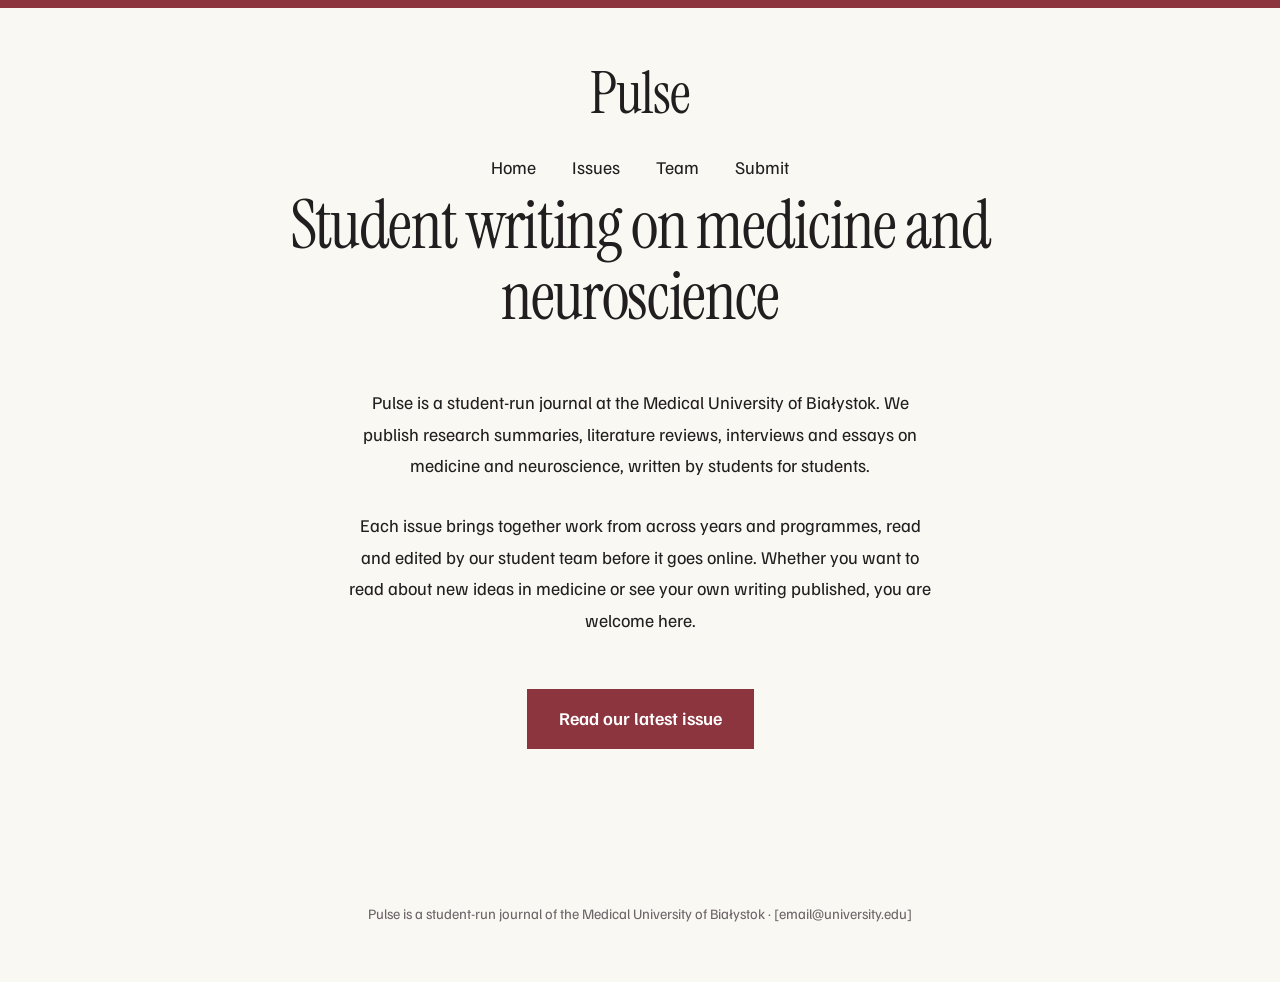
<file: index.html>
<!doctype html><html lang="en"><head><meta charset="utf-8"><meta name="viewport" content="width=device-width,initial-scale=1"><link rel="preconnect" href="https://fonts.googleapis.com"><link rel="preconnect" href="https://fonts.gstatic.com" crossorigin><link href="https://fonts.googleapis.com/css2?family=Familjen+Grotesk:wght@400;600&family=Instrument+Serif&display=swap" rel="stylesheet"><title>Pulse – Student Medical Journal</title><style>:root{--bg:#FAF8F3;--ink:#221E20;--muted:#6b6468;--wine:#8C353F;--pink:#D8B0BC;--navy:#33475A}
*{box-sizing:border-box;margin:0}
body{background:var(--bg);color:var(--ink);font:18px/1.75 "Familjen Grotesk",system-ui,sans-serif;text-align:center}
a{color:inherit;text-decoration:none}
a:focus-visible{outline:3px solid var(--wine);outline-offset:3px}
h1,h2,h3,.mark{font-family:"Instrument Serif",Georgia,serif;font-weight:400;letter-spacing:-.02em;line-height:1.05}
.wrap{max-width:780px;margin:0 auto;padding:0 24px}
header{padding:56px 24px 0;border-top:8px solid var(--wine)}
.mark{display:inline-block;font-size:3.6rem}
nav{margin-top:22px}
nav>a,.dd>a{display:inline-block;margin:0 18px;padding:6px 0}
nav a:hover{color:var(--wine)}
.dd{position:relative;display:inline-block}
.dd ul{display:none;position:absolute;top:100%;left:50%;transform:translateX(-50%);z-index:5;list-style:none;padding:12px 24px;background:var(--bg);border:1px solid #ddd6cc;white-space:nowrap}
.dd:hover ul,.dd:focus-within ul{display:block}
.dd li a{display:block;padding:5px 0}
main{padding:90px 0 20px}
.hero h1{font-size:clamp(2.6rem,7vw,4.2rem);max-width:13em;margin:0 auto 56px}
.lead{max-width:33em;margin:0 auto}
.lead p{margin-bottom:1.6em}
.issue h1{font-size:clamp(2.8rem,9vw,4.8rem)}
.issue p{margin:16px 0 72px;color:var(--wine);font-size:1.2rem}
.entry{margin-bottom:48px}
.entry a{font-weight:600;font-size:1.25rem;line-height:1.4;display:inline-block;max-width:32em}
.entry a:hover{color:var(--wine)}
.entry .by{color:var(--muted);margin-top:4px}
.entry .tag{display:block;color:var(--wine);font-style:italic;font-size:.95rem;margin-bottom:4px}
.text{text-align:left}
.text p{margin-bottom:1.5em}
.btn{display:inline-block;margin-top:24px;padding:14px 32px;background:var(--wine);color:#fff;font-weight:600}
.btn:hover{background:var(--navy)}
footer{margin-top:120px;padding:32px 24px 56px;font-size:.9rem;color:var(--muted)}</style></head><body><header><a class="mark" href="index.html">Pulse</a><nav><a href="index.html">Home</a><span class="dd"><a href="issues.html">Issues</a><ul><li><a href="issues/vol-1-issue-1.html">Vol I, Issue 1</a></li></ul></span><a href="team.html">Team</a><a href="submit.html">Submit</a></nav></header><main class="wrap"><div class="hero"><h1>Student writing on medicine and neuroscience</h1></div><div class="lead">
<p>Pulse is a student-run journal at the Medical University of Białystok. We publish research summaries, literature reviews, interviews and essays on medicine and neuroscience, written by students for students.</p>
<p>Each issue brings together work from across years and programmes, read and edited by our student team before it goes online. Whether you want to read about new ideas in medicine or see your own writing published, you are welcome here.</p>
<a class="btn" href="issues/vol-1-issue-1.html">Read our latest issue</a></div></main><footer>Pulse is a student-run journal of the Medical University of Białystok · [email@university.edu]</footer></body></html>
</file>
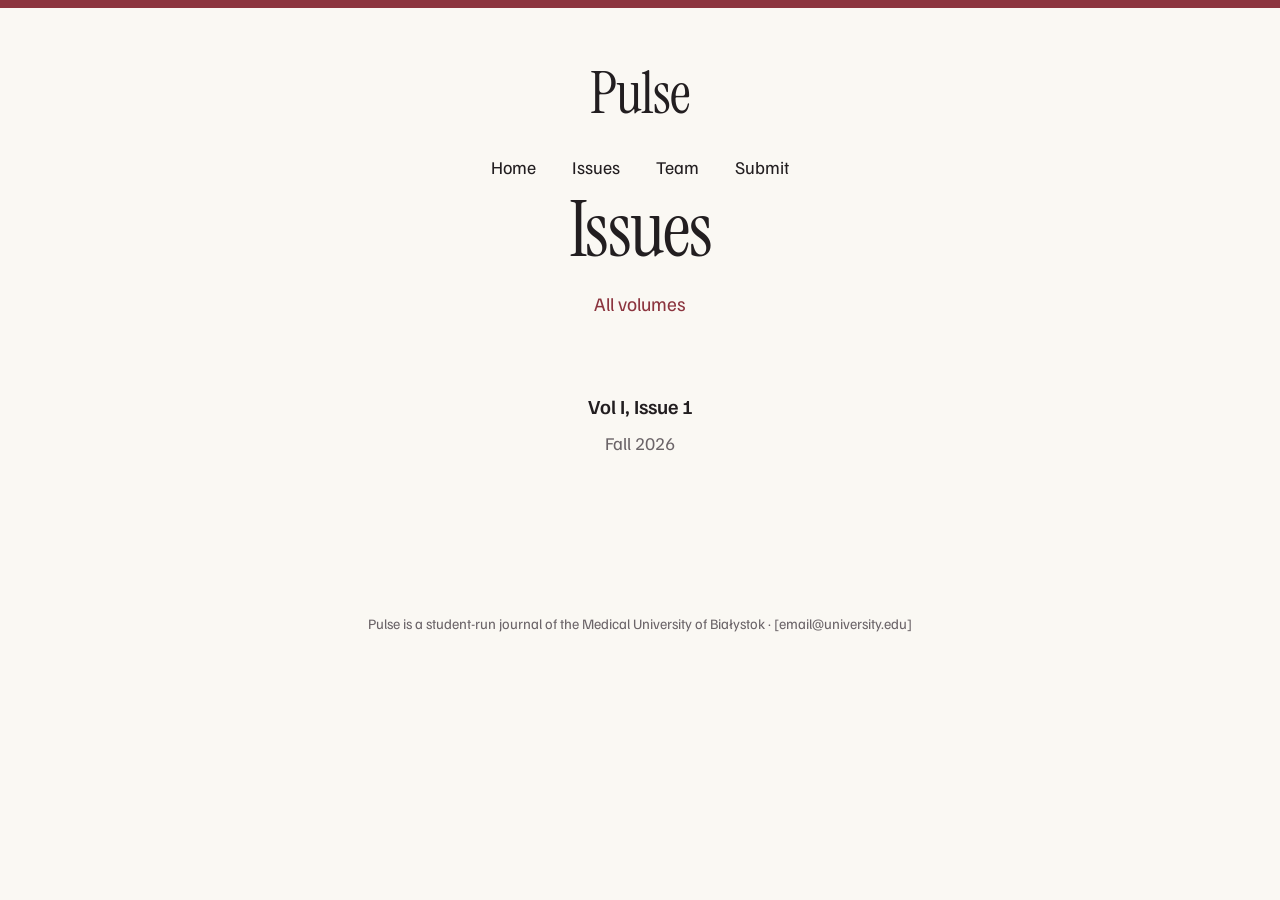
<file: issues.html>
<!doctype html><html lang="en"><head><meta charset="utf-8"><meta name="viewport" content="width=device-width,initial-scale=1"><link rel="preconnect" href="https://fonts.googleapis.com"><link rel="preconnect" href="https://fonts.gstatic.com" crossorigin><link href="https://fonts.googleapis.com/css2?family=Familjen+Grotesk:wght@400;600&family=Instrument+Serif&display=swap" rel="stylesheet"><title>Issues – Pulse</title><style>:root{--bg:#FAF8F3;--ink:#221E20;--muted:#6b6468;--wine:#8C353F;--pink:#D8B0BC;--navy:#33475A}
*{box-sizing:border-box;margin:0}
body{background:var(--bg);color:var(--ink);font:18px/1.75 "Familjen Grotesk",system-ui,sans-serif;text-align:center}
a{color:inherit;text-decoration:none}
a:focus-visible{outline:3px solid var(--wine);outline-offset:3px}
h1,h2,h3,.mark{font-family:"Instrument Serif",Georgia,serif;font-weight:400;letter-spacing:-.02em;line-height:1.05}
.wrap{max-width:780px;margin:0 auto;padding:0 24px}
header{padding:56px 24px 0;border-top:8px solid var(--wine)}
.mark{display:inline-block;font-size:3.6rem}
nav{margin-top:22px}
nav>a,.dd>a{display:inline-block;margin:0 18px;padding:6px 0}
nav a:hover{color:var(--wine)}
.dd{position:relative;display:inline-block}
.dd ul{display:none;position:absolute;top:100%;left:50%;transform:translateX(-50%);z-index:5;list-style:none;padding:12px 24px;background:var(--bg);border:1px solid #ddd6cc;white-space:nowrap}
.dd:hover ul,.dd:focus-within ul{display:block}
.dd li a{display:block;padding:5px 0}
main{padding:90px 0 20px}
.hero h1{font-size:clamp(2.6rem,7vw,4.2rem);max-width:13em;margin:0 auto 56px}
.lead{max-width:33em;margin:0 auto}
.lead p{margin-bottom:1.6em}
.issue h1{font-size:clamp(2.8rem,9vw,4.8rem)}
.issue p{margin:16px 0 72px;color:var(--wine);font-size:1.2rem}
.entry{margin-bottom:48px}
.entry a{font-weight:600;font-size:1.25rem;line-height:1.4;display:inline-block;max-width:32em}
.entry a:hover{color:var(--wine)}
.entry .by{color:var(--muted);margin-top:4px}
.entry .tag{display:block;color:var(--wine);font-style:italic;font-size:.95rem;margin-bottom:4px}
.text{text-align:left}
.text p{margin-bottom:1.5em}
.btn{display:inline-block;margin-top:24px;padding:14px 32px;background:var(--wine);color:#fff;font-weight:600}
.btn:hover{background:var(--navy)}
footer{margin-top:120px;padding:32px 24px 56px;font-size:.9rem;color:var(--muted)}</style></head><body><header><a class="mark" href="index.html">Pulse</a><nav><a href="index.html">Home</a><span class="dd"><a href="issues.html">Issues</a><ul><li><a href="issues/vol-1-issue-1.html">Vol I, Issue 1</a></li></ul></span><a href="team.html">Team</a><a href="submit.html">Submit</a></nav></header><main class="wrap"><div class="issue"><h1>Issues</h1><p>All volumes</p></div><div class="entry"><a href="issues/vol-1-issue-1.html">Vol I, Issue 1</a><div class="by">Fall 2026</div></div></main><footer>Pulse is a student-run journal of the Medical University of Białystok · [email@university.edu]</footer></body></html>
</file>
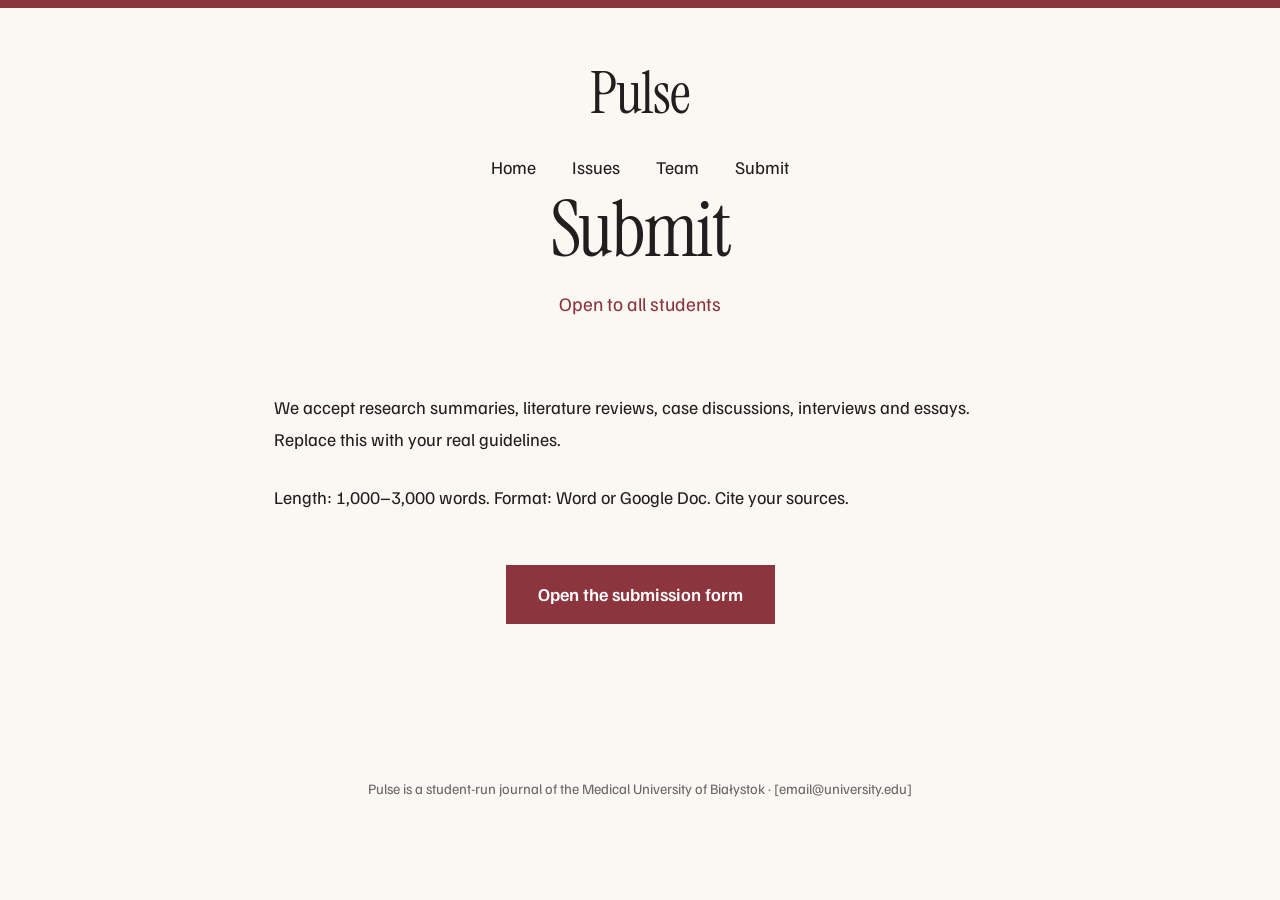
<file: submit.html>
<!doctype html><html lang="en"><head><meta charset="utf-8"><meta name="viewport" content="width=device-width,initial-scale=1"><link rel="preconnect" href="https://fonts.googleapis.com"><link rel="preconnect" href="https://fonts.gstatic.com" crossorigin><link href="https://fonts.googleapis.com/css2?family=Familjen+Grotesk:wght@400;600&family=Instrument+Serif&display=swap" rel="stylesheet"><title>Submit – Pulse</title><style>:root{--bg:#FAF8F3;--ink:#221E20;--muted:#6b6468;--wine:#8C353F;--pink:#D8B0BC;--navy:#33475A}
*{box-sizing:border-box;margin:0}
body{background:var(--bg);color:var(--ink);font:18px/1.75 "Familjen Grotesk",system-ui,sans-serif;text-align:center}
a{color:inherit;text-decoration:none}
a:focus-visible{outline:3px solid var(--wine);outline-offset:3px}
h1,h2,h3,.mark{font-family:"Instrument Serif",Georgia,serif;font-weight:400;letter-spacing:-.02em;line-height:1.05}
.wrap{max-width:780px;margin:0 auto;padding:0 24px}
header{padding:56px 24px 0;border-top:8px solid var(--wine)}
.mark{display:inline-block;font-size:3.6rem}
nav{margin-top:22px}
nav>a,.dd>a{display:inline-block;margin:0 18px;padding:6px 0}
nav a:hover{color:var(--wine)}
.dd{position:relative;display:inline-block}
.dd ul{display:none;position:absolute;top:100%;left:50%;transform:translateX(-50%);z-index:5;list-style:none;padding:12px 24px;background:var(--bg);border:1px solid #ddd6cc;white-space:nowrap}
.dd:hover ul,.dd:focus-within ul{display:block}
.dd li a{display:block;padding:5px 0}
main{padding:90px 0 20px}
.hero h1{font-size:clamp(2.6rem,7vw,4.2rem);max-width:13em;margin:0 auto 56px}
.lead{max-width:33em;margin:0 auto}
.lead p{margin-bottom:1.6em}
.issue h1{font-size:clamp(2.8rem,9vw,4.8rem)}
.issue p{margin:16px 0 72px;color:var(--wine);font-size:1.2rem}
.entry{margin-bottom:48px}
.entry a{font-weight:600;font-size:1.25rem;line-height:1.4;display:inline-block;max-width:32em}
.entry a:hover{color:var(--wine)}
.entry .by{color:var(--muted);margin-top:4px}
.entry .tag{display:block;color:var(--wine);font-style:italic;font-size:.95rem;margin-bottom:4px}
.text{text-align:left}
.text p{margin-bottom:1.5em}
.btn{display:inline-block;margin-top:24px;padding:14px 32px;background:var(--wine);color:#fff;font-weight:600}
.btn:hover{background:var(--navy)}
footer{margin-top:120px;padding:32px 24px 56px;font-size:.9rem;color:var(--muted)}</style></head><body><header><a class="mark" href="index.html">Pulse</a><nav><a href="index.html">Home</a><span class="dd"><a href="issues.html">Issues</a><ul><li><a href="issues/vol-1-issue-1.html">Vol I, Issue 1</a></li></ul></span><a href="team.html">Team</a><a href="submit.html">Submit</a></nav></header><main class="wrap"><div class="issue"><h1>Submit</h1><p>Open to all students</p></div><div class="text"><p>We accept research summaries, literature reviews, case discussions, interviews and essays. Replace this with your real guidelines.</p><p>Length: 1,000–3,000 words. Format: Word or Google Doc. Cite your sources.</p><p style="text-align:center"><a class="btn" href="https://forms.google.com/">Open the submission form</a></p></div></main><footer>Pulse is a student-run journal of the Medical University of Białystok · [email@university.edu]</footer></body></html>
</file>
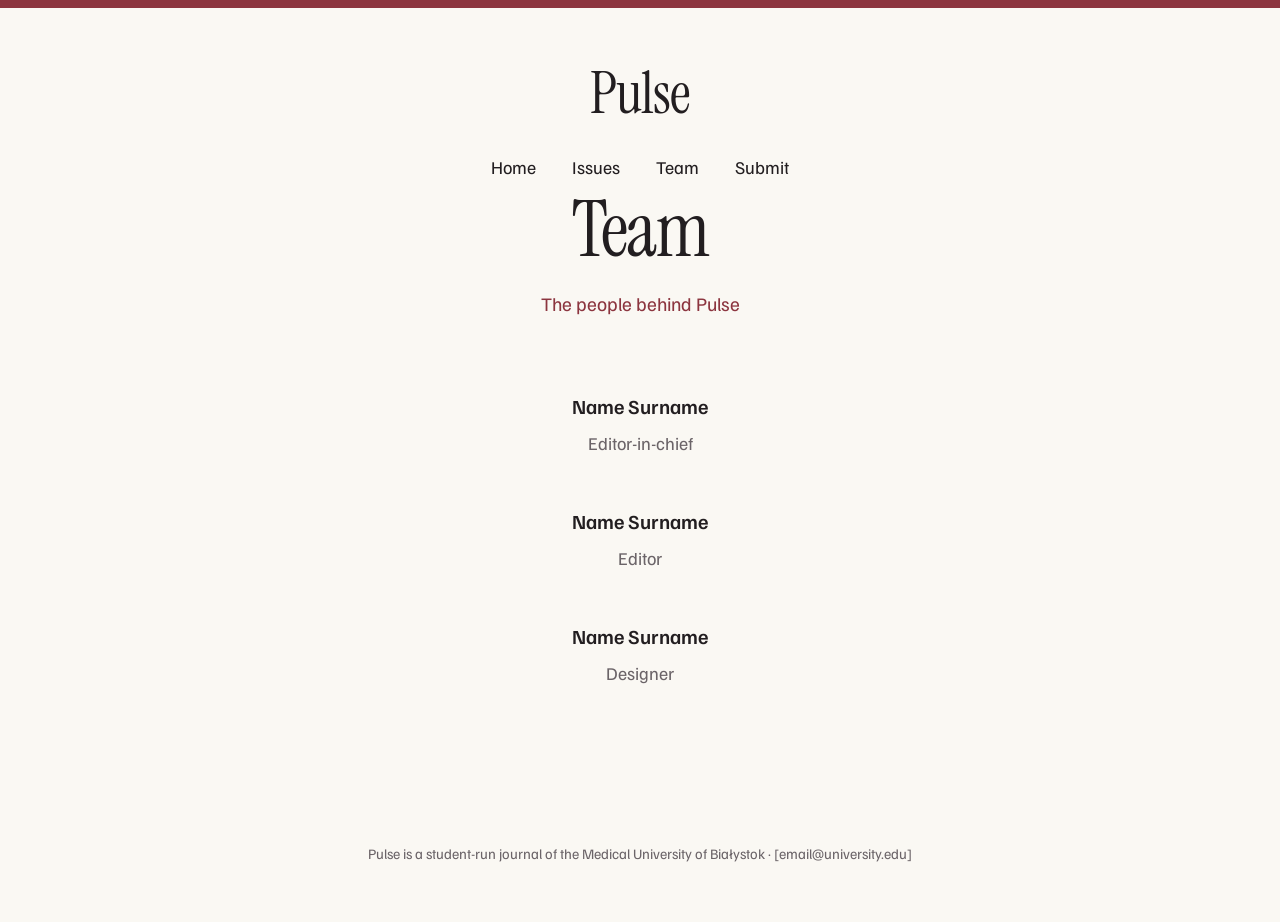
<file: team.html>
<!doctype html><html lang="en"><head><meta charset="utf-8"><meta name="viewport" content="width=device-width,initial-scale=1"><link rel="preconnect" href="https://fonts.googleapis.com"><link rel="preconnect" href="https://fonts.gstatic.com" crossorigin><link href="https://fonts.googleapis.com/css2?family=Familjen+Grotesk:wght@400;600&family=Instrument+Serif&display=swap" rel="stylesheet"><title>Team – Pulse</title><style>:root{--bg:#FAF8F3;--ink:#221E20;--muted:#6b6468;--wine:#8C353F;--pink:#D8B0BC;--navy:#33475A}
*{box-sizing:border-box;margin:0}
body{background:var(--bg);color:var(--ink);font:18px/1.75 "Familjen Grotesk",system-ui,sans-serif;text-align:center}
a{color:inherit;text-decoration:none}
a:focus-visible{outline:3px solid var(--wine);outline-offset:3px}
h1,h2,h3,.mark{font-family:"Instrument Serif",Georgia,serif;font-weight:400;letter-spacing:-.02em;line-height:1.05}
.wrap{max-width:780px;margin:0 auto;padding:0 24px}
header{padding:56px 24px 0;border-top:8px solid var(--wine)}
.mark{display:inline-block;font-size:3.6rem}
nav{margin-top:22px}
nav>a,.dd>a{display:inline-block;margin:0 18px;padding:6px 0}
nav a:hover{color:var(--wine)}
.dd{position:relative;display:inline-block}
.dd ul{display:none;position:absolute;top:100%;left:50%;transform:translateX(-50%);z-index:5;list-style:none;padding:12px 24px;background:var(--bg);border:1px solid #ddd6cc;white-space:nowrap}
.dd:hover ul,.dd:focus-within ul{display:block}
.dd li a{display:block;padding:5px 0}
main{padding:90px 0 20px}
.hero h1{font-size:clamp(2.6rem,7vw,4.2rem);max-width:13em;margin:0 auto 56px}
.lead{max-width:33em;margin:0 auto}
.lead p{margin-bottom:1.6em}
.issue h1{font-size:clamp(2.8rem,9vw,4.8rem)}
.issue p{margin:16px 0 72px;color:var(--wine);font-size:1.2rem}
.entry{margin-bottom:48px}
.entry a{font-weight:600;font-size:1.25rem;line-height:1.4;display:inline-block;max-width:32em}
.entry a:hover{color:var(--wine)}
.entry .by{color:var(--muted);margin-top:4px}
.entry .tag{display:block;color:var(--wine);font-style:italic;font-size:.95rem;margin-bottom:4px}
.text{text-align:left}
.text p{margin-bottom:1.5em}
.btn{display:inline-block;margin-top:24px;padding:14px 32px;background:var(--wine);color:#fff;font-weight:600}
.btn:hover{background:var(--navy)}
footer{margin-top:120px;padding:32px 24px 56px;font-size:.9rem;color:var(--muted)}</style></head><body><header><a class="mark" href="index.html">Pulse</a><nav><a href="index.html">Home</a><span class="dd"><a href="issues.html">Issues</a><ul><li><a href="issues/vol-1-issue-1.html">Vol I, Issue 1</a></li></ul></span><a href="team.html">Team</a><a href="submit.html">Submit</a></nav></header><main class="wrap"><div class="issue"><h1>Team</h1><p>The people behind Pulse</p></div><div class="entry"><a>Name Surname</a><div class="by">Editor-in-chief</div></div><div class="entry"><a>Name Surname</a><div class="by">Editor</div></div><div class="entry"><a>Name Surname</a><div class="by">Designer</div></div></main><footer>Pulse is a student-run journal of the Medical University of Białystok · [email@university.edu]</footer></body></html>
</file>
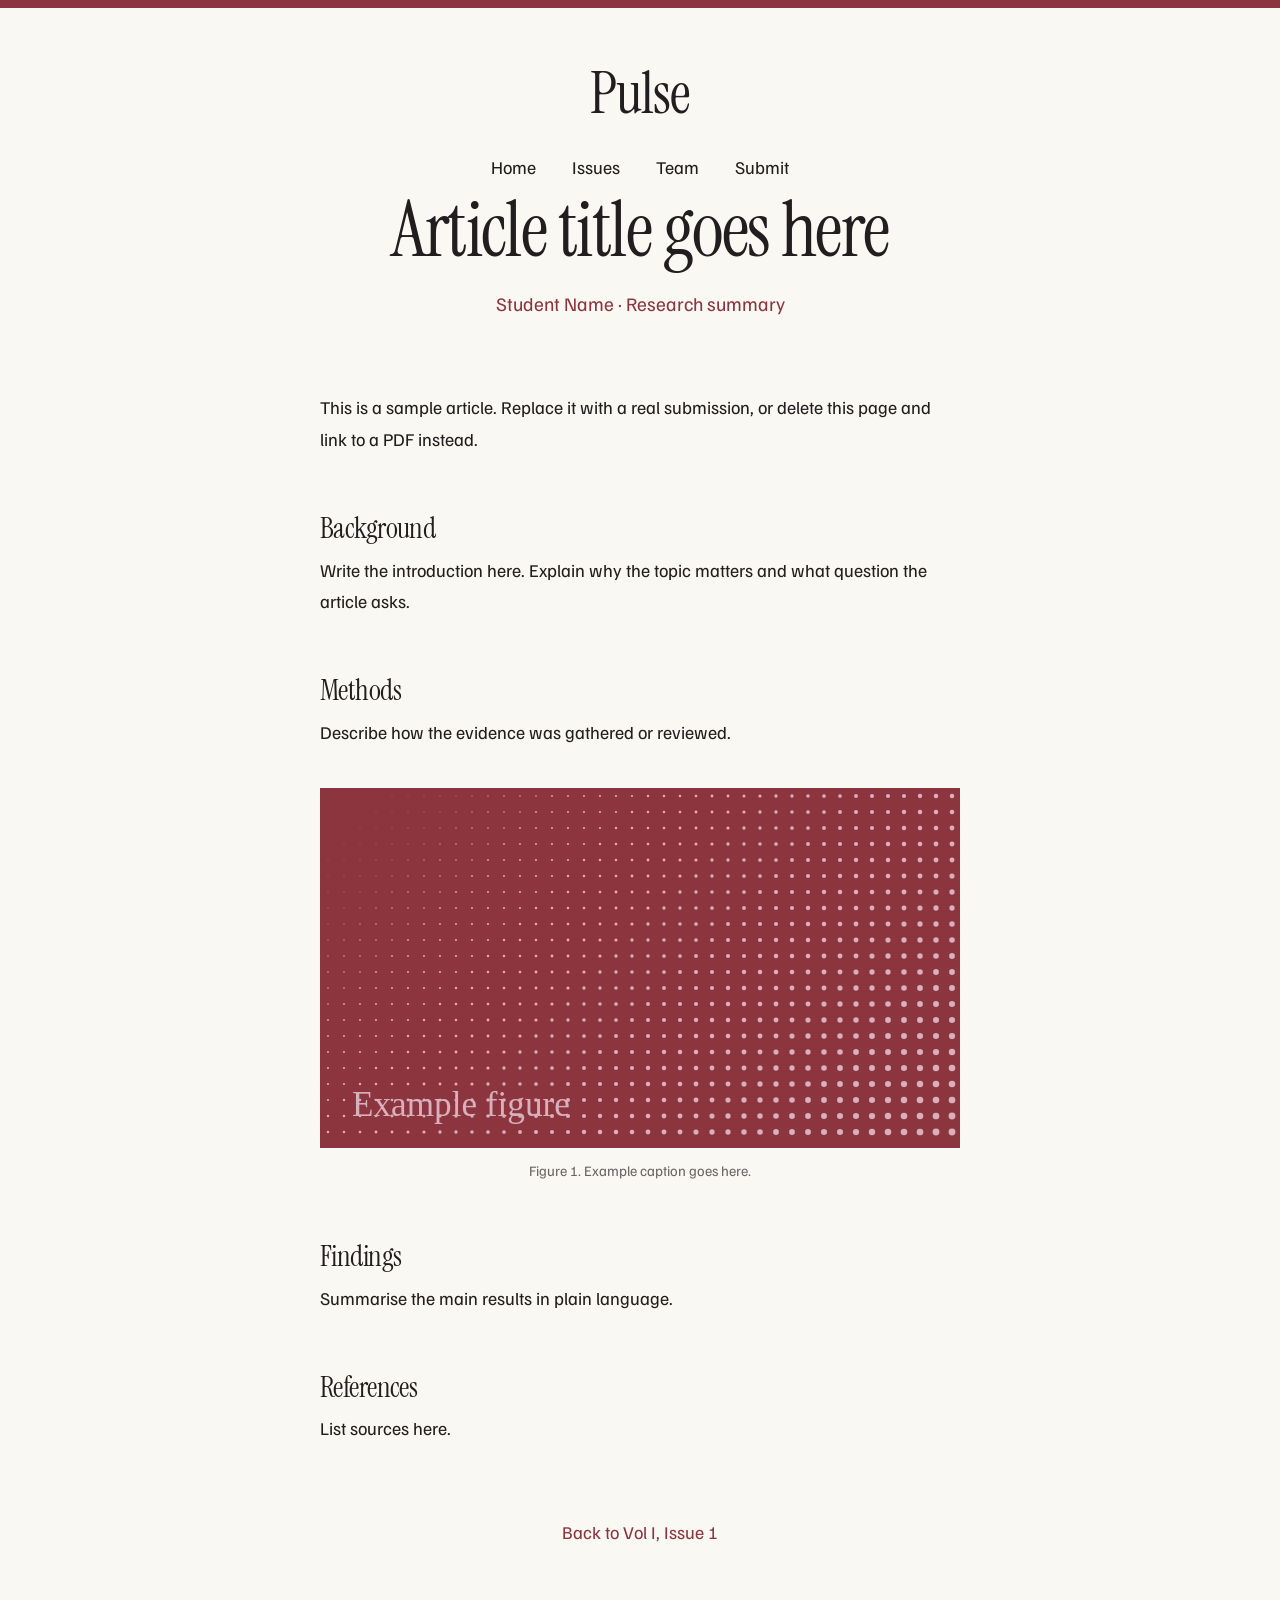
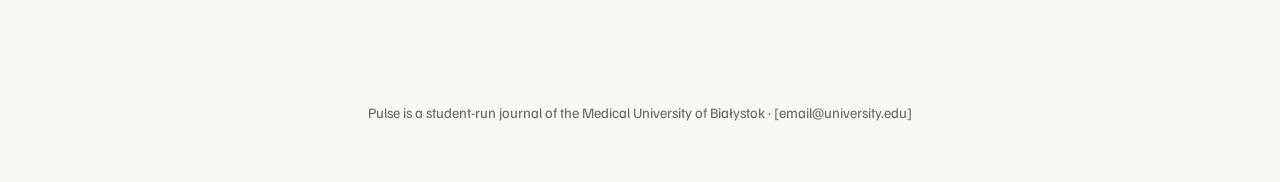
<file: articles/example-article-1.html>
<!doctype html><html lang="en"><head><meta charset="utf-8"><meta name="viewport" content="width=device-width,initial-scale=1"><link rel="preconnect" href="https://fonts.googleapis.com"><link rel="preconnect" href="https://fonts.gstatic.com" crossorigin><link href="https://fonts.googleapis.com/css2?family=Familjen+Grotesk:wght@400;600&family=Instrument+Serif&display=swap" rel="stylesheet"><title>Article title goes here – Pulse</title><style>:root{--bg:#FAF8F3;--ink:#221E20;--muted:#6b6468;--wine:#8C353F;--pink:#D8B0BC;--navy:#33475A}
*{box-sizing:border-box;margin:0}
body{background:var(--bg);color:var(--ink);font:18px/1.75 "Familjen Grotesk",system-ui,sans-serif;text-align:center}
a{color:inherit;text-decoration:none}
a:focus-visible{outline:3px solid var(--wine);outline-offset:3px}
h1,h2,h3,.mark{font-family:"Instrument Serif",Georgia,serif;font-weight:400;letter-spacing:-.02em;line-height:1.05}
.wrap{max-width:780px;margin:0 auto;padding:0 24px}
header{padding:56px 24px 0;border-top:8px solid var(--wine)}
.mark{display:inline-block;font-size:3.6rem}
nav{margin-top:22px}
nav>a,.dd>a{display:inline-block;margin:0 18px;padding:6px 0}
nav a:hover{color:var(--wine)}
.dd{position:relative;display:inline-block}
.dd ul{display:none;position:absolute;top:100%;left:50%;transform:translateX(-50%);z-index:5;list-style:none;padding:12px 24px;background:var(--bg);border:1px solid #ddd6cc;white-space:nowrap}
.dd:hover ul,.dd:focus-within ul{display:block}
.dd li a{display:block;padding:5px 0}
main{padding:90px 0 20px}
.hero h1{font-size:clamp(2.6rem,7vw,4.2rem);max-width:13em;margin:0 auto 56px}
.lead{max-width:33em;margin:0 auto}
.lead p{margin-bottom:1.6em}
.issue h1{font-size:clamp(2.8rem,9vw,4.8rem)}
.issue p{margin:16px 0 72px;color:var(--wine);font-size:1.2rem}
.entry{margin-bottom:48px}
.entry a{font-weight:600;font-size:1.25rem;line-height:1.4;display:inline-block;max-width:32em}
.entry a:hover{color:var(--wine)}
.entry .by{color:var(--muted);margin-top:4px}
.entry .tag{display:block;color:var(--wine);font-style:italic;font-size:.95rem;margin-bottom:4px}
.text{text-align:left}
.text p{margin-bottom:1.5em}
.btn{display:inline-block;margin-top:24px;padding:14px 32px;background:var(--wine);color:#fff;font-weight:600}
.btn:hover{background:var(--navy)}
footer{margin-top:120px;padding:32px 24px 56px;font-size:.9rem;color:var(--muted)}.art{text-align:left;max-width:64ch;margin:0 auto}.art h3{font-size:1.8rem;margin:2em 0 .4em}.art p{margin-bottom:1.5em}figure{margin:2.2em 0}figure img{display:block;max-width:100%;height:auto;margin:0 auto}figcaption{margin-top:10px;font-size:.9rem;color:var(--muted);text-align:center}.back{display:block;margin-top:72px;text-align:center;color:var(--wine)}</style></head><body><header><a class="mark" href="../index.html">Pulse</a><nav><a href="../index.html">Home</a><span class="dd"><a href="../issues.html">Issues</a><ul><li><a href="../issues/vol-1-issue-1.html">Vol I, Issue 1</a></li></ul></span><a href="../team.html">Team</a><a href="../submit.html">Submit</a></nav></header><main class="wrap"><div class="issue"><h1>Article title goes here</h1><p>Student Name · Research summary</p></div><div class="art"><p>This is a sample article. Replace it with a real submission, or delete this page and link to a PDF instead.</p><p><h3>Background</h3>Write the introduction here. Explain why the topic matters and what question the article asks.</p><p><h3>Methods</h3>Describe how the evidence was gathered or reviewed.</p><p><figure><img src="../images/example-figure.svg" alt="Example figure" loading="lazy"><figcaption>Figure 1. Example caption goes here.</figcaption></figure><h3>Findings</h3>Summarise the main results in plain language.</p><p><h3>References</h3>List sources here.</p></div><a class="back" href="../issues/vol-1-issue-1.html">Back to Vol I, Issue 1</a></main><footer>Pulse is a student-run journal of the Medical University of Białystok · [email@university.edu]</footer></body></html>
</file>
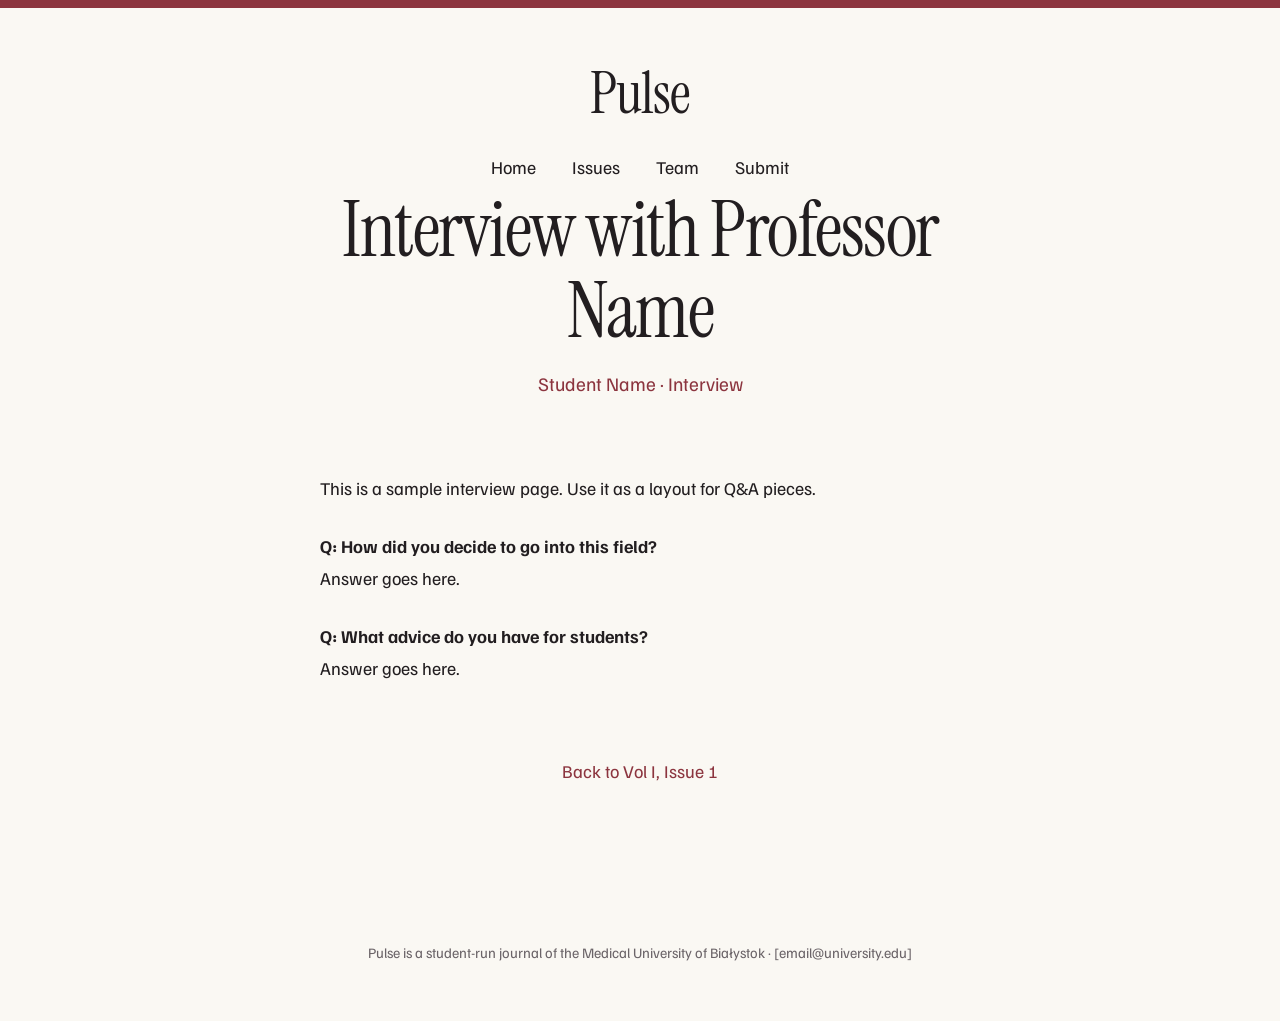
<file: articles/example-article-2.html>
<!doctype html><html lang="en"><head><meta charset="utf-8"><meta name="viewport" content="width=device-width,initial-scale=1"><link rel="preconnect" href="https://fonts.googleapis.com"><link rel="preconnect" href="https://fonts.gstatic.com" crossorigin><link href="https://fonts.googleapis.com/css2?family=Familjen+Grotesk:wght@400;600&family=Instrument+Serif&display=swap" rel="stylesheet"><title>Interview with Professor Name – Pulse</title><style>:root{--bg:#FAF8F3;--ink:#221E20;--muted:#6b6468;--wine:#8C353F;--pink:#D8B0BC;--navy:#33475A}
*{box-sizing:border-box;margin:0}
body{background:var(--bg);color:var(--ink);font:18px/1.75 "Familjen Grotesk",system-ui,sans-serif;text-align:center}
a{color:inherit;text-decoration:none}
a:focus-visible{outline:3px solid var(--wine);outline-offset:3px}
h1,h2,h3,.mark{font-family:"Instrument Serif",Georgia,serif;font-weight:400;letter-spacing:-.02em;line-height:1.05}
.wrap{max-width:780px;margin:0 auto;padding:0 24px}
header{padding:56px 24px 0;border-top:8px solid var(--wine)}
.mark{display:inline-block;font-size:3.6rem}
nav{margin-top:22px}
nav>a,.dd>a{display:inline-block;margin:0 18px;padding:6px 0}
nav a:hover{color:var(--wine)}
.dd{position:relative;display:inline-block}
.dd ul{display:none;position:absolute;top:100%;left:50%;transform:translateX(-50%);z-index:5;list-style:none;padding:12px 24px;background:var(--bg);border:1px solid #ddd6cc;white-space:nowrap}
.dd:hover ul,.dd:focus-within ul{display:block}
.dd li a{display:block;padding:5px 0}
main{padding:90px 0 20px}
.hero h1{font-size:clamp(2.6rem,7vw,4.2rem);max-width:13em;margin:0 auto 56px}
.lead{max-width:33em;margin:0 auto}
.lead p{margin-bottom:1.6em}
.issue h1{font-size:clamp(2.8rem,9vw,4.8rem)}
.issue p{margin:16px 0 72px;color:var(--wine);font-size:1.2rem}
.entry{margin-bottom:48px}
.entry a{font-weight:600;font-size:1.25rem;line-height:1.4;display:inline-block;max-width:32em}
.entry a:hover{color:var(--wine)}
.entry .by{color:var(--muted);margin-top:4px}
.entry .tag{display:block;color:var(--wine);font-style:italic;font-size:.95rem;margin-bottom:4px}
.text{text-align:left}
.text p{margin-bottom:1.5em}
.btn{display:inline-block;margin-top:24px;padding:14px 32px;background:var(--wine);color:#fff;font-weight:600}
.btn:hover{background:var(--navy)}
footer{margin-top:120px;padding:32px 24px 56px;font-size:.9rem;color:var(--muted)}.art{text-align:left;max-width:64ch;margin:0 auto}.art h3{font-size:1.8rem;margin:2em 0 .4em}.art p{margin-bottom:1.5em}figure{margin:2.2em 0}figure img{display:block;max-width:100%;height:auto;margin:0 auto}figcaption{margin-top:10px;font-size:.9rem;color:var(--muted);text-align:center}.back{display:block;margin-top:72px;text-align:center;color:var(--wine)}</style></head><body><header><a class="mark" href="../index.html">Pulse</a><nav><a href="../index.html">Home</a><span class="dd"><a href="../issues.html">Issues</a><ul><li><a href="../issues/vol-1-issue-1.html">Vol I, Issue 1</a></li></ul></span><a href="../team.html">Team</a><a href="../submit.html">Submit</a></nav></header><main class="wrap"><div class="issue"><h1>Interview with Professor Name</h1><p>Student Name · Interview</p></div><div class="art"><p>This is a sample interview page. Use it as a layout for Q&amp;A pieces.</p><p><b>Q: How did you decide to go into this field?</b><br>Answer goes here.</p><p><b>Q: What advice do you have for students?</b><br>Answer goes here.</p></div><a class="back" href="../issues/vol-1-issue-1.html">Back to Vol I, Issue 1</a></main><footer>Pulse is a student-run journal of the Medical University of Białystok · [email@university.edu]</footer></body></html>
</file>
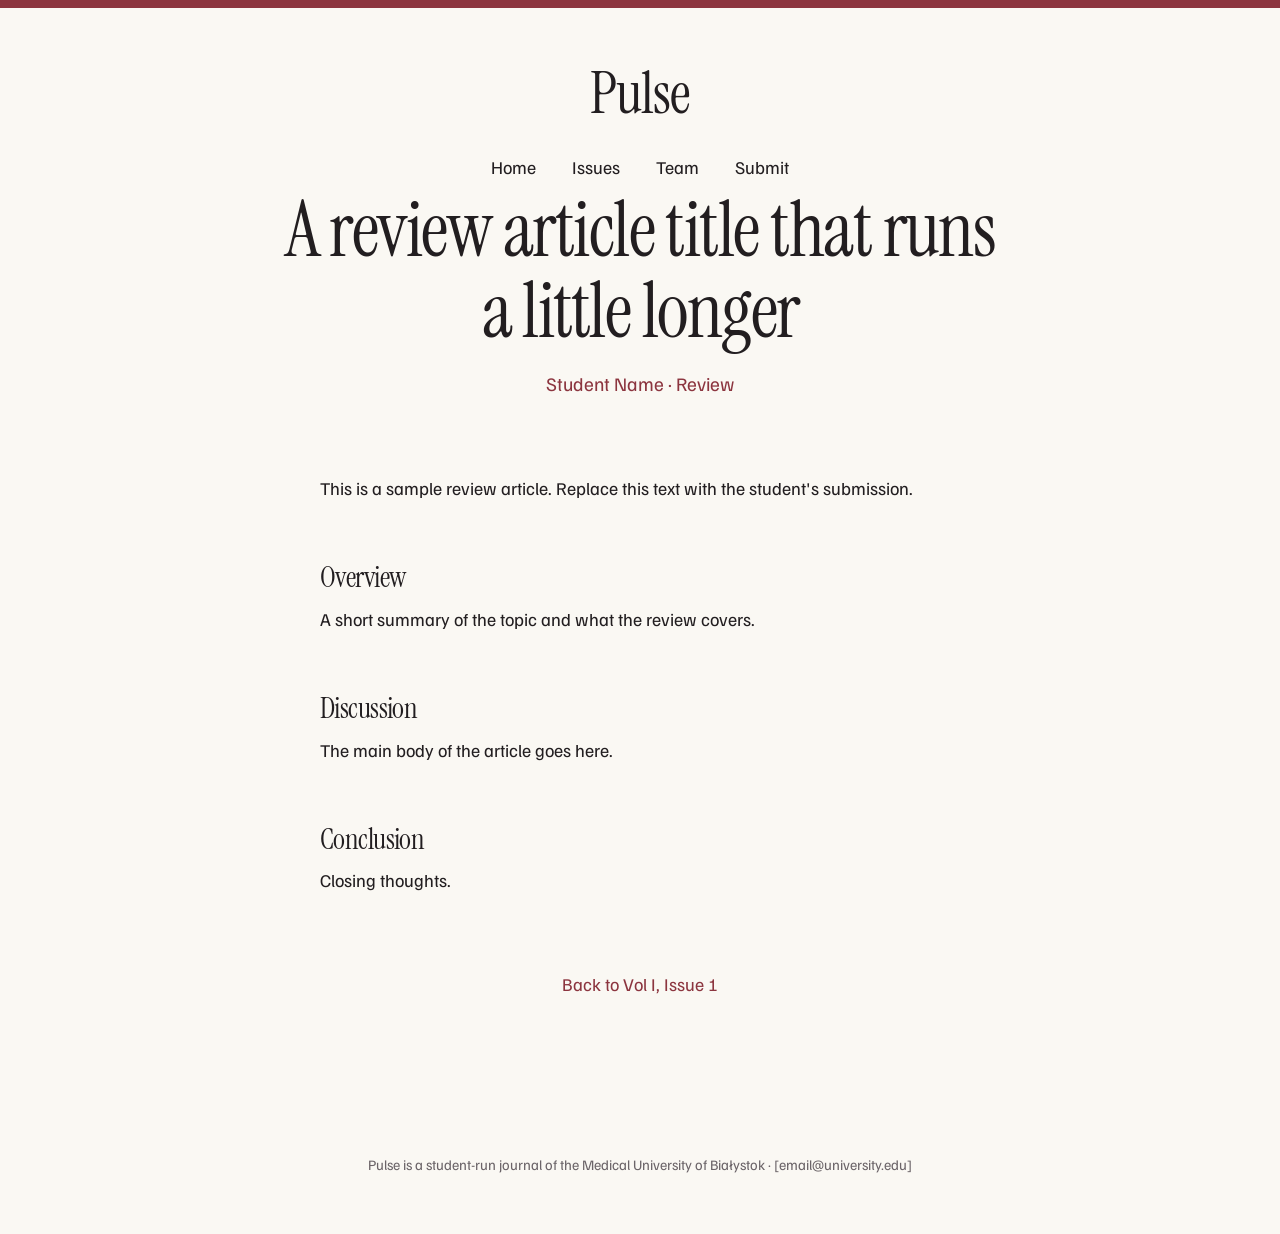
<file: articles/example-article-3.html>
<!doctype html><html lang="en"><head><meta charset="utf-8"><meta name="viewport" content="width=device-width,initial-scale=1"><link rel="preconnect" href="https://fonts.googleapis.com"><link rel="preconnect" href="https://fonts.gstatic.com" crossorigin><link href="https://fonts.googleapis.com/css2?family=Familjen+Grotesk:wght@400;600&family=Instrument+Serif&display=swap" rel="stylesheet"><title>A review article title that runs a little longer – Pulse</title><style>:root{--bg:#FAF8F3;--ink:#221E20;--muted:#6b6468;--wine:#8C353F;--pink:#D8B0BC;--navy:#33475A}
*{box-sizing:border-box;margin:0}
body{background:var(--bg);color:var(--ink);font:18px/1.75 "Familjen Grotesk",system-ui,sans-serif;text-align:center}
a{color:inherit;text-decoration:none}
a:focus-visible{outline:3px solid var(--wine);outline-offset:3px}
h1,h2,h3,.mark{font-family:"Instrument Serif",Georgia,serif;font-weight:400;letter-spacing:-.02em;line-height:1.05}
.wrap{max-width:780px;margin:0 auto;padding:0 24px}
header{padding:56px 24px 0;border-top:8px solid var(--wine)}
.mark{display:inline-block;font-size:3.6rem}
nav{margin-top:22px}
nav>a,.dd>a{display:inline-block;margin:0 18px;padding:6px 0}
nav a:hover{color:var(--wine)}
.dd{position:relative;display:inline-block}
.dd ul{display:none;position:absolute;top:100%;left:50%;transform:translateX(-50%);z-index:5;list-style:none;padding:12px 24px;background:var(--bg);border:1px solid #ddd6cc;white-space:nowrap}
.dd:hover ul,.dd:focus-within ul{display:block}
.dd li a{display:block;padding:5px 0}
main{padding:90px 0 20px}
.hero h1{font-size:clamp(2.6rem,7vw,4.2rem);max-width:13em;margin:0 auto 56px}
.lead{max-width:33em;margin:0 auto}
.lead p{margin-bottom:1.6em}
.issue h1{font-size:clamp(2.8rem,9vw,4.8rem)}
.issue p{margin:16px 0 72px;color:var(--wine);font-size:1.2rem}
.entry{margin-bottom:48px}
.entry a{font-weight:600;font-size:1.25rem;line-height:1.4;display:inline-block;max-width:32em}
.entry a:hover{color:var(--wine)}
.entry .by{color:var(--muted);margin-top:4px}
.entry .tag{display:block;color:var(--wine);font-style:italic;font-size:.95rem;margin-bottom:4px}
.text{text-align:left}
.text p{margin-bottom:1.5em}
.btn{display:inline-block;margin-top:24px;padding:14px 32px;background:var(--wine);color:#fff;font-weight:600}
.btn:hover{background:var(--navy)}
footer{margin-top:120px;padding:32px 24px 56px;font-size:.9rem;color:var(--muted)}.art{text-align:left;max-width:64ch;margin:0 auto}.art h3{font-size:1.8rem;margin:2em 0 .4em}.art p{margin-bottom:1.5em}figure{margin:2.2em 0}figure img{display:block;max-width:100%;height:auto;margin:0 auto}figcaption{margin-top:10px;font-size:.9rem;color:var(--muted);text-align:center}.back{display:block;margin-top:72px;text-align:center;color:var(--wine)}</style></head><body><header><a class="mark" href="../index.html">Pulse</a><nav><a href="../index.html">Home</a><span class="dd"><a href="../issues.html">Issues</a><ul><li><a href="../issues/vol-1-issue-1.html">Vol I, Issue 1</a></li></ul></span><a href="../team.html">Team</a><a href="../submit.html">Submit</a></nav></header><main class="wrap"><div class="issue"><h1>A review article title that runs a little longer</h1><p>Student Name · Review</p></div><div class="art"><p>This is a sample review article. Replace this text with the student's submission.</p><p><h3>Overview</h3>A short summary of the topic and what the review covers.</p><p><h3>Discussion</h3>The main body of the article goes here.</p><p><h3>Conclusion</h3>Closing thoughts.</p></div><a class="back" href="../issues/vol-1-issue-1.html">Back to Vol I, Issue 1</a></main><footer>Pulse is a student-run journal of the Medical University of Białystok · [email@university.edu]</footer></body></html>
</file>
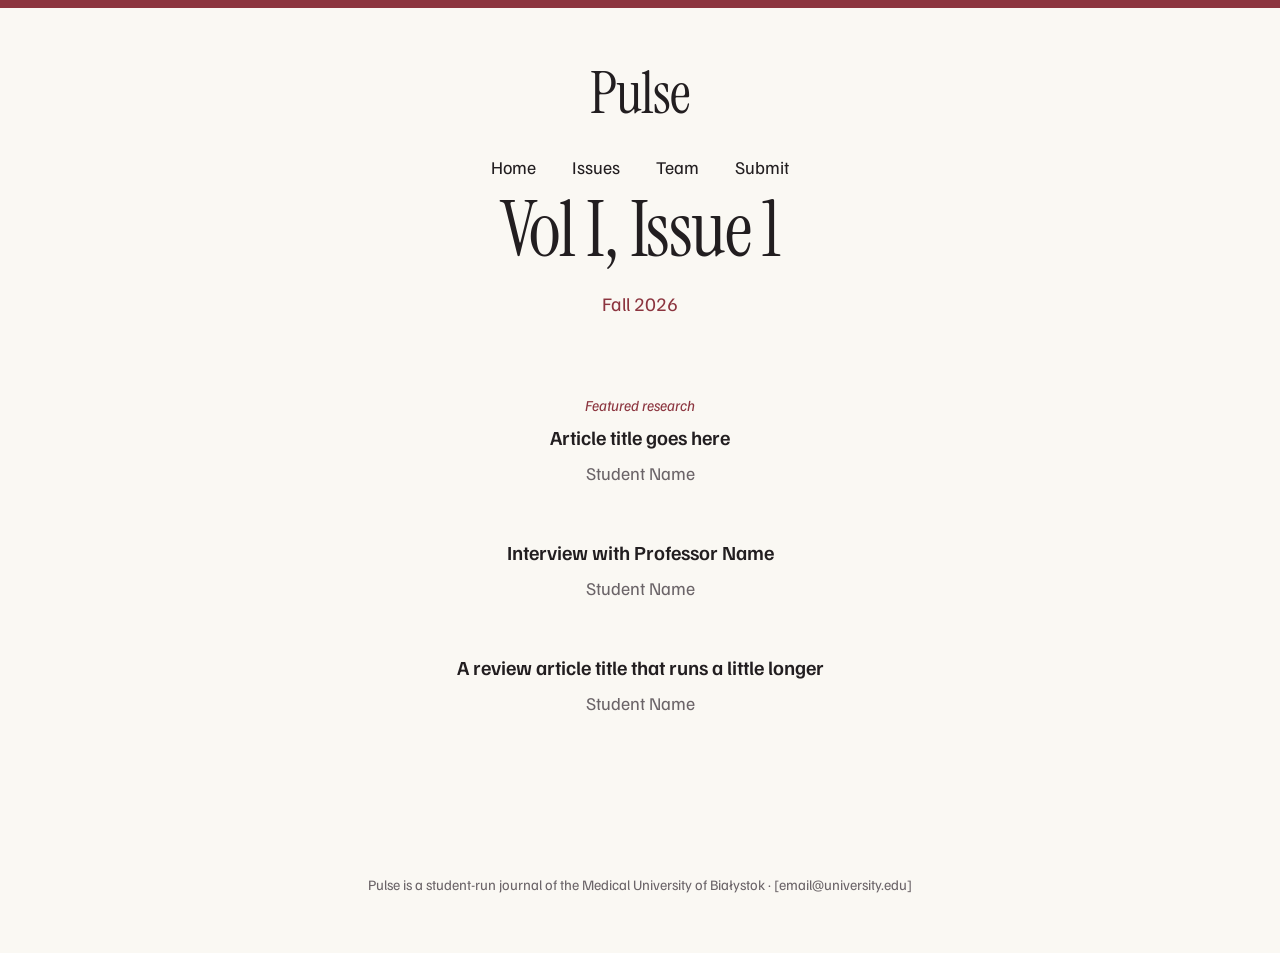
<file: issues/vol-1-issue-1.html>
<!doctype html><html lang="en"><head><meta charset="utf-8"><meta name="viewport" content="width=device-width,initial-scale=1"><link rel="preconnect" href="https://fonts.googleapis.com"><link rel="preconnect" href="https://fonts.gstatic.com" crossorigin><link href="https://fonts.googleapis.com/css2?family=Familjen+Grotesk:wght@400;600&family=Instrument+Serif&display=swap" rel="stylesheet"><title>Vol I, Issue 1 – Pulse</title><style>:root{--bg:#FAF8F3;--ink:#221E20;--muted:#6b6468;--wine:#8C353F;--pink:#D8B0BC;--navy:#33475A}
*{box-sizing:border-box;margin:0}
body{background:var(--bg);color:var(--ink);font:18px/1.75 "Familjen Grotesk",system-ui,sans-serif;text-align:center}
a{color:inherit;text-decoration:none}
a:focus-visible{outline:3px solid var(--wine);outline-offset:3px}
h1,h2,h3,.mark{font-family:"Instrument Serif",Georgia,serif;font-weight:400;letter-spacing:-.02em;line-height:1.05}
.wrap{max-width:780px;margin:0 auto;padding:0 24px}
header{padding:56px 24px 0;border-top:8px solid var(--wine)}
.mark{display:inline-block;font-size:3.6rem}
nav{margin-top:22px}
nav>a,.dd>a{display:inline-block;margin:0 18px;padding:6px 0}
nav a:hover{color:var(--wine)}
.dd{position:relative;display:inline-block}
.dd ul{display:none;position:absolute;top:100%;left:50%;transform:translateX(-50%);z-index:5;list-style:none;padding:12px 24px;background:var(--bg);border:1px solid #ddd6cc;white-space:nowrap}
.dd:hover ul,.dd:focus-within ul{display:block}
.dd li a{display:block;padding:5px 0}
main{padding:90px 0 20px}
.hero h1{font-size:clamp(2.6rem,7vw,4.2rem);max-width:13em;margin:0 auto 56px}
.lead{max-width:33em;margin:0 auto}
.lead p{margin-bottom:1.6em}
.issue h1{font-size:clamp(2.8rem,9vw,4.8rem)}
.issue p{margin:16px 0 72px;color:var(--wine);font-size:1.2rem}
.entry{margin-bottom:48px}
.entry a{font-weight:600;font-size:1.25rem;line-height:1.4;display:inline-block;max-width:32em}
.entry a:hover{color:var(--wine)}
.entry .by{color:var(--muted);margin-top:4px}
.entry .tag{display:block;color:var(--wine);font-style:italic;font-size:.95rem;margin-bottom:4px}
.text{text-align:left}
.text p{margin-bottom:1.5em}
.btn{display:inline-block;margin-top:24px;padding:14px 32px;background:var(--wine);color:#fff;font-weight:600}
.btn:hover{background:var(--navy)}
footer{margin-top:120px;padding:32px 24px 56px;font-size:.9rem;color:var(--muted)}</style></head><body><header><a class="mark" href="../index.html">Pulse</a><nav><a href="../index.html">Home</a><span class="dd"><a href="../issues.html">Issues</a><ul><li><a href="../issues/vol-1-issue-1.html">Vol I, Issue 1</a></li></ul></span><a href="../team.html">Team</a><a href="../submit.html">Submit</a></nav></header><main class="wrap"><div class="issue"><h1>Vol I, Issue 1</h1><p>Fall 2026</p></div><div class="entry"><span class="tag">Featured research</span><a href="../articles/example-article-1.html">Article title goes here</a><div class="by">Student Name</div></div><div class="entry"><a href="../articles/example-article-2.html">Interview with Professor Name</a><div class="by">Student Name</div></div><div class="entry"><a href="../articles/example-article-3.html">A review article title that runs a little longer</a><div class="by">Student Name</div></div></main><footer>Pulse is a student-run journal of the Medical University of Białystok · [email@university.edu]</footer></body></html>
</file>
